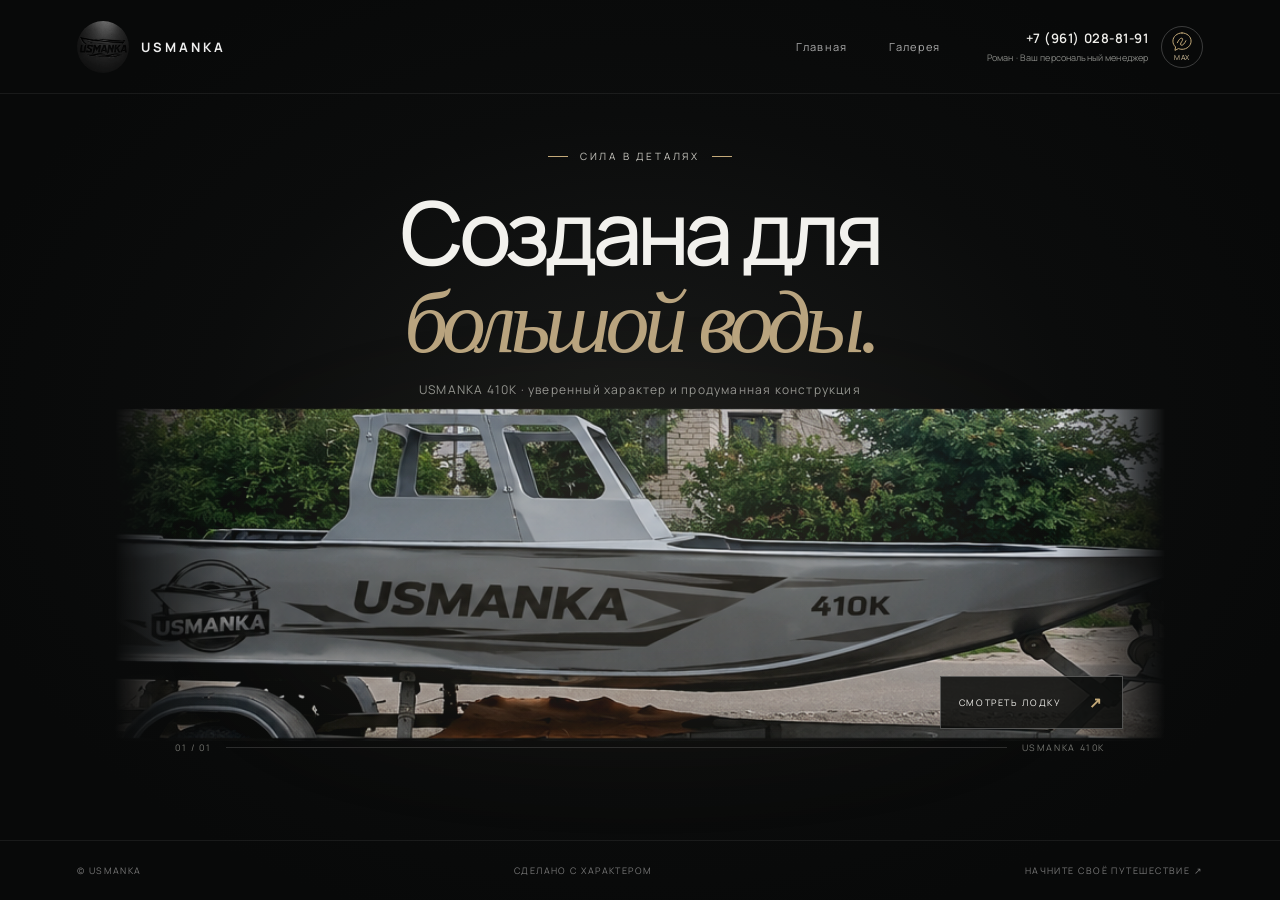
<file: index.html>
<!doctype html>
<html lang="ru"><head><meta charset="UTF-8"><meta name="viewport" content="width=device-width,initial-scale=1"><meta name="theme-color" content="#080909"><title>USMANKA — лодки с характером</title><link rel="stylesheet" href="style.css"></head>
<body><header class="top"><a class="brand" href="index.html"><img src="assets/logo.png" alt="USMANKA"><span>USMANKA</span></a><nav><a href="index.html">Главная</a><a href="gallery.html">Галерея</a><div class="manager"><div class="manager-copy"><a class="phone" href="tel:+79610288191">+7 (961) 028-81-91</a><span>Роман · Ваш персональный менеджер</span></div><a class="max-link" href="https://max.ru/" target="_blank" rel="noopener" aria-label="Написать в MAX" title="Написать в MAX"><svg viewBox="0 0 40 40" aria-hidden="true"><path d="M20 3.5c-9.1 0-16.5 6.7-16.5 15 0 4.1 1.8 7.8 4.8 10.5l-1.1 6.2 6.4-3.2c2 .8 4.1 1.3 6.4 1.3 9.1 0 16.5-6.7 16.5-15S29.1 3.5 20 3.5Z"/><path d="M11.5 21.3c2.6-5.5 5.2-8.2 7.8-8.2 2.5 0 2.5 3.2 0 6.4-2.6 3.2-2.6 6.4 0 6.4 2.6 0 5.2-2.7 7.8-8.2"/></svg><span>MAX</span></a></div></nav></header><main class="hero"><div class="eyebrow"><i></i> СИЛА В ДЕТАЛЯХ <i></i></div><h1>Создана для<br><em>большой воды.</em></h1><p>USMANKA 410K · уверенный характер и продуманная конструкция</p><a class="boat-link" href="gallery.html" aria-label="Открыть галерею лодки USMANKA 410K"><div class="halo"></div><picture class="boat-picture"><source media="(max-width:650px)" srcset="assets/boat-hero-mobile.png"><img src="assets/boat-hero.png" alt="Лодка USMANKA 410K, вид сбоку"></picture><span class="view-label"><span>СМОТРЕТЬ ЛОДКУ</span><b>↗</b></span></a><div class="hero-foot"><span>01 / 01</span><span class="line"></span><span>USMANKA 410K</span></div></main><footer><span>© USMANKA</span><span>СДЕЛАНО С ХАРАКТЕРОМ</span><span>НАЧНИТЕ СВОЁ ПУТЕШЕСТВИЕ ↗</span></footer><script src="app.js"></script></body></html>
</file>
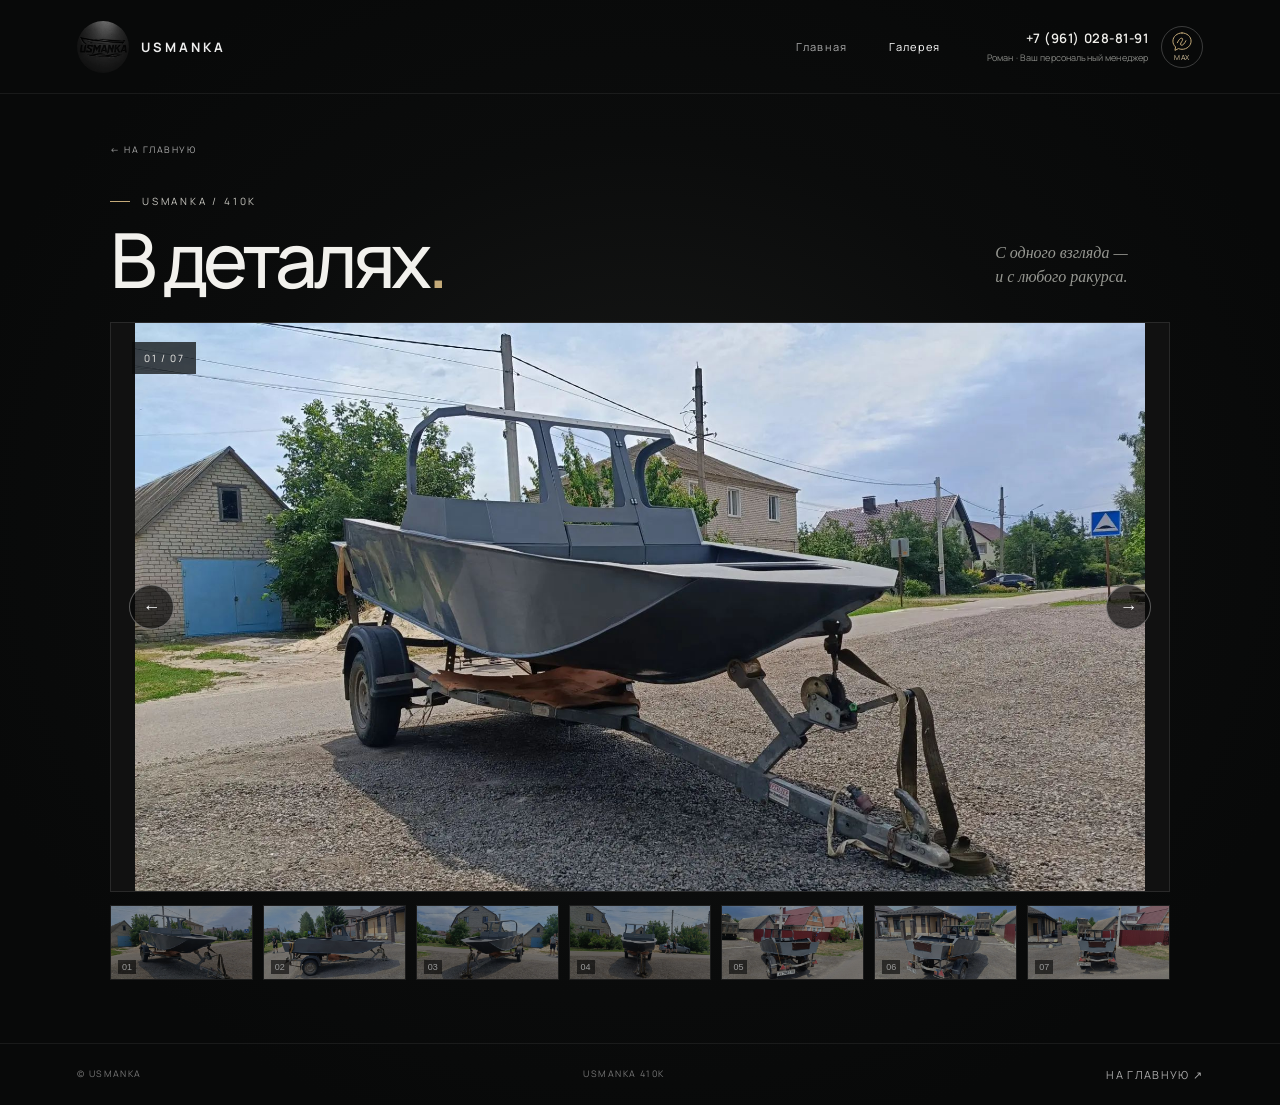
<file: gallery.html>
<!doctype html><html lang="ru"><head><meta charset="UTF-8"><meta name="viewport" content="width=device-width,initial-scale=1"><meta name="theme-color" content="#080909"><title>Галерея — USMANKA 410K</title><link rel="stylesheet" href="style.css"></head><body><header class="top"><a class="brand" href="index.html"><img src="assets/logo.png" alt="USMANKA"><span>USMANKA</span></a><nav><a href="index.html">Главная</a><a href="gallery.html" class="active">Галерея</a><div class="manager"><div class="manager-copy"><a class="phone" href="tel:+79610288191">+7 (961) 028-81-91</a><span>Роман · Ваш персональный менеджер</span></div><a class="max-link" href="https://max.ru/" target="_blank" rel="noopener" aria-label="Написать в MAX" title="Написать в MAX"><svg viewBox="0 0 40 40" aria-hidden="true"><path d="M20 3.5c-9.1 0-16.5 6.7-16.5 15 0 4.1 1.8 7.8 4.8 10.5l-1.1 6.2 6.4-3.2c2 .8 4.1 1.3 6.4 1.3 9.1 0 16.5-6.7 16.5-15S29.1 3.5 20 3.5Z"/><path d="M11.5 21.3c2.6-5.5 5.2-8.2 7.8-8.2 2.5 0 2.5 3.2 0 6.4-2.6 3.2-2.6 6.4 0 6.4 2.6 0 5.2-2.7 7.8-8.2"/></svg><span>MAX</span></a></div></nav></header><main class="gallery"><a class="back" href="index.html">← НА ГЛАВНУЮ</a><div class="gallery-head"><div><div class="eyebrow"><i></i> USMANKA / 410K</div><h1>В деталях<span>.</span></h1></div><p>С одного взгляда —<br>и с любого ракурса.</p></div><div class="viewer"><img id="mainPhoto" src="assets/IMG_20261023_224330_454.jpg" alt="USMANKA 410K, вид спереди сбоку"><div class="counter" id="counter">01 / 07</div><button class="prev" aria-label="Предыдущее фото">←</button><button class="next" aria-label="Следующее фото">→</button></div><div class="thumbs" id="thumbs"></div></main><footer><span>© USMANKA</span><span>USMANKA 410K</span><a href="index.html">НА ГЛАВНУЮ ↗</a></footer><script src="app.js"></script></body></html>
</file>
<file: style.css>
@import url('https://fonts.googleapis.com/css2?family=Manrope:wght@300;400;500;600;700;800&display=swap');
:root{--bg:#080909;--fg:#f2f1ed;--muted:#858683;--gold:#c4aa79}*{box-sizing:border-box}body{margin:0;background:radial-gradient(ellipse at 50% 48%,#191a19 0,#0b0c0c 48%,#080909 78%);color:var(--fg);font-family:Manrope,Arial,sans-serif;min-height:100vh}.top{height:94px;border-bottom:1px solid #ffffff12;display:flex;align-items:center;justify-content:space-between;padding:0 6vw}.brand{display:flex;gap:12px;align-items:center;color:#eee;text-decoration:none;letter-spacing:.23em;font-size:13px;font-weight:700}.brand img{width:52px;height:52px;object-fit:cover;border-radius:50%;filter:grayscale(1);opacity:.85}nav{display:flex;align-items:center;gap:42px}nav a,footer a{color:#aaa;text-decoration:none;font-size:11px;letter-spacing:.12em}nav a:hover,nav .active{color:white}.contact{border:1px solid #ffffff30;padding:13px 18px;color:#eee}.contact b{color:var(--gold);margin-left:15px}.hero{min-height:calc(100vh - 154px);display:flex;flex-direction:column;align-items:center;text-align:center;padding:55px 5vw 16px;overflow:hidden}.eyebrow{display:flex;align-items:center;gap:12px;color:#c8c7c0;font-size:10px;letter-spacing:.28em}.eyebrow i{width:20px;height:1px;background:var(--gold)}h1{font-size:clamp(46px,7vw,88px);line-height:.99;letter-spacing:-.065em;margin:25px 0 15px;font-weight:500}h1 em{font-family:Georgia,serif;font-weight:400;color:#b9a47f}.hero>p{font-size:12px;color:#949590;letter-spacing:.1em;margin:0}.boat-link{position:relative;width:min(1050px,91vw);height:min(37vh,340px);min-height:230px;margin:10px auto 0;display:flex;align-items:center;justify-content:center;text-decoration:none}.boat-picture{display:block;width:100%;height:100%}.boat-picture img{width:100%;height:100%;object-fit:cover;object-position:center 56%;mix-blend-mode:screen;filter:brightness(.91) contrast(1.07);mask-image:linear-gradient(90deg,transparent 0%,#000 12%,#000 90%,transparent 100%);transition:transform .6s,filter .6s}.boat-link:hover .boat-picture img{transform:scale(1.025);filter:brightness(1.08) contrast(1.08)}.halo{position:absolute;width:65%;height:45%;border-radius:50%;background:#a68b6330;filter:blur(90px);pointer-events:none}.view-label{position:absolute;bottom:12px;right:4%;border:1px solid #ffffff45;background:#0b0c0bd9;color:#f2f1ed;padding:15px 18px;font-size:9px;letter-spacing:.18em;display:flex;gap:28px;align-items:center}.view-label b{color:var(--gold);font-size:15px}.hero-foot{width:min(930px,80vw);display:flex;align-items:center;gap:15px;color:#757671;font-size:9px;letter-spacing:.18em}.line{height:1px;background:#ffffff24;flex:1}footer{border-top:1px solid #ffffff12;padding:23px 6vw;display:flex;justify-content:space-between;color:#777;font-size:9px;letter-spacing:.16em}.gallery{max-width:1120px;margin:auto;padding:42px 30px 55px}.back{font-size:9px;letter-spacing:.17em;color:#aaa;text-decoration:none}.gallery-head{display:flex;justify-content:space-between;align-items:end;margin:36px 0 25px}.gallery-head h1{font-size:clamp(48px,7vw,76px);margin:14px 0 0}.gallery-head h1 span{color:var(--gold)}.gallery-head>p{color:#969791;font:italic 16px Georgia;line-height:1.55;margin:0 4% 7px 0}.viewer{height:min(57vw,570px);min-height:300px;position:relative;background:#111;overflow:hidden;border:1px solid #ffffff1a}.viewer>img{width:100%;height:100%;object-fit:contain;transition:opacity .15s}.viewer>img.fade{opacity:.3}.counter{position:absolute;top:19px;left:21px;background:#080909b8;padding:9px 12px;font-size:10px;letter-spacing:.16em}.viewer button{position:absolute;top:50%;transform:translateY(-50%);width:45px;height:45px;border:1px solid #ffffff55;border-radius:50%;background:#080909a8;color:white;font-size:18px;cursor:pointer}.viewer button:hover{background:#b29b74;color:#080909}.prev{left:18px}.next{right:18px}.thumbs{display:flex;gap:10px;margin-top:13px;overflow-x:auto;padding-bottom:8px}.thumb{position:relative;flex:1 0 105px;height:75px;padding:0;border:1px solid #ffffff1c;background:#111;cursor:pointer;opacity:.58}.thumb.selected{opacity:1;border-color:var(--gold)}.thumb img{width:100%;height:100%;object-fit:cover}.thumb span{position:absolute;bottom:5px;left:7px;color:#fff;background:#0009;padding:2px 4px;font-size:9px}@media(max-width:650px){.top{height:76px;padding:0 20px}.brand img{width:42px;height:42px}nav{gap:15px}nav>a{font-size:9px}.contact{padding:10px}.hero{padding-top:60px;min-height:calc(100vh - 130px)}.hero>p{font-size:10px;line-height:1.7}.boat-link{height:34vh;min-height:220px;width:110vw}.boat-link>img{object-position:center 56%}.view-label{right:10%;bottom:3px}.hero-foot{width:95vw}.gallery{padding:30px 16px 40px}.gallery-head{align-items:end}.gallery-head>p{font-size:13px}.viewer{height:65vw;min-height:250px}.thumb{flex-basis:88px;height:65px}footer{padding:18px 20px;font-size:8px;gap:8px}footer span:nth-child(2){display:none}}
.manager{display:flex;align-items:center;gap:13px;margin-left:4px}.manager-copy{display:flex;flex-direction:column;gap:4px;text-align:right}.manager-copy .phone{font-size:13px;letter-spacing:.04em;color:#f1f0ec;font-weight:600;white-space:nowrap}.manager-copy>span{font-size:9px;color:#898a86;letter-spacing:.015em;white-space:nowrap}.max-link{width:42px;height:42px;border:1px solid #ffffff35;border-radius:50%;display:flex;flex-direction:column;align-items:center;justify-content:center;color:#d6c39e!important;font-size:7px!important;letter-spacing:.08em!important;gap:0}.max-link svg{width:22px;height:22px;fill:none;stroke:#c4aa79;stroke-width:1.8;stroke-linecap:round;stroke-linejoin:round}.max-link:hover{border-color:#c4aa79;background:#c4aa7918}@media(max-width:800px){.top{padding-left:4vw;padding-right:4vw}nav{gap:20px}.manager-copy>span{max-width:180px;white-space:normal}.manager-copy .phone{font-size:11px}.max-link{width:38px;height:38px}}@media(max-width:560px){.top{height:auto;min-height:76px;padding:10px 16px;gap:8px}.brand{gap:7px;font-size:10px}.brand img{width:36px;height:36px}nav{gap:11px}nav>a{font-size:8px!important}.manager{gap:6px}.manager-copy .phone{font-size:10px}.manager-copy>span{font-size:7px;max-width:128px}.max-link{width:32px;height:32px;font-size:6px!important}.max-link svg{width:17px;height:17px}}

/* Mobile layout: keep the full boat visible and give the header room to breathe. */
@media(max-width:650px){
  body{overflow-x:hidden}
  .top{display:grid;grid-template-columns:auto minmax(0,1fr);grid-template-rows:auto auto;column-gap:10px;row-gap:8px;min-height:0;height:auto;padding:11px 16px 10px}
  .brand{grid-column:1;grid-row:1;gap:7px;font-size:10px;letter-spacing:.16em;white-space:nowrap}
  .brand img{width:36px;height:36px}
  nav{grid-column:2;grid-row:1 / span 2;width:100%;display:grid;grid-template-columns:1fr 1fr;grid-template-rows:auto auto;align-content:center;justify-items:center;gap:8px 4px}
  nav>a:not(.contact){grid-row:2;font-size:9px!important;letter-spacing:.06em}
  .manager{grid-column:1 / -1;grid-row:1;justify-self:end;gap:7px;margin:0}
  .manager-copy{gap:3px}
  .manager-copy .phone{font-size:11px;letter-spacing:0}
  .manager-copy>span{font-size:8px;line-height:1.25;max-width:135px;white-space:normal}
  .max-link{width:34px;height:34px;font-size:6px!important}
  .max-link svg{width:18px;height:18px}
  .hero{min-height:calc(100svh - 125px);padding:38px 18px 16px}
  .hero h1{font-size:clamp(43px,11.6vw,58px);margin:20px 0 12px;line-height:.98}
  .hero>p{max-width:340px;font-size:10px;line-height:1.55;letter-spacing:.045em}
  .boat-link{width:100%;height:auto;aspect-ratio:auto;min-height:0;margin:22px auto 12px;display:flex;flex-direction:column}
  .boat-picture{width:100%;height:auto;aspect-ratio:4.2}
  .boat-picture img{width:100%;height:100%;object-fit:contain;object-position:center;mask-image:linear-gradient(90deg,transparent 0%,#000 3%,#000 97%,transparent 100%)}
  .view-label{position:static;align-self:flex-end;margin-top:5px;padding:9px 11px;gap:12px;font-size:8px}
  .hero-foot{width:100%;gap:9px;font-size:8px;letter-spacing:.12em}
  footer{padding:17px 16px;font-size:8px;letter-spacing:.1em;gap:10px;align-items:center}
  footer span:nth-child(2){display:none}
  .gallery{padding:24px 16px 34px}
  .gallery-head{display:grid;grid-template-columns:1fr;gap:2px;align-items:start;margin:22px 0 14px}
  .gallery-head h1{font-size:clamp(44px,11.8vw,60px);margin:8px 0 0;white-space:nowrap}
  .gallery-head>p{font-size:13px;line-height:1.4;margin:0}
  .viewer{height:auto;aspect-ratio:1.32;min-height:0}
  .viewer>img{object-fit:contain}
  .counter{top:10px;left:10px;padding:7px 9px;font-size:9px}
  .viewer button{width:42px;height:42px}
  .prev{left:9px}.next{right:9px}
  .thumbs{gap:8px;margin-top:10px;padding-bottom:5px;scrollbar-width:none;-ms-overflow-style:none}
  .thumbs::-webkit-scrollbar{display:none}
  .thumb{flex:0 0 82px;height:62px}
}
@media(max-width:360px){
  .top{padding-left:12px;padding-right:12px;column-gap:7px}
  .brand{font-size:9px;letter-spacing:.12em}
  .brand img{width:32px;height:32px}
  .manager-copy .phone{font-size:10px}
  .manager-copy>span{max-width:116px;font-size:7px}
  .max-link{width:31px;height:31px}
  .hero{padding-left:14px;padding-right:14px}
  .hero h1{font-size:clamp(40px,11.4vw,44px)}
  .gallery{padding-left:12px;padding-right:12px}
  .gallery-head h1{font-size:42px}
}
</file>
